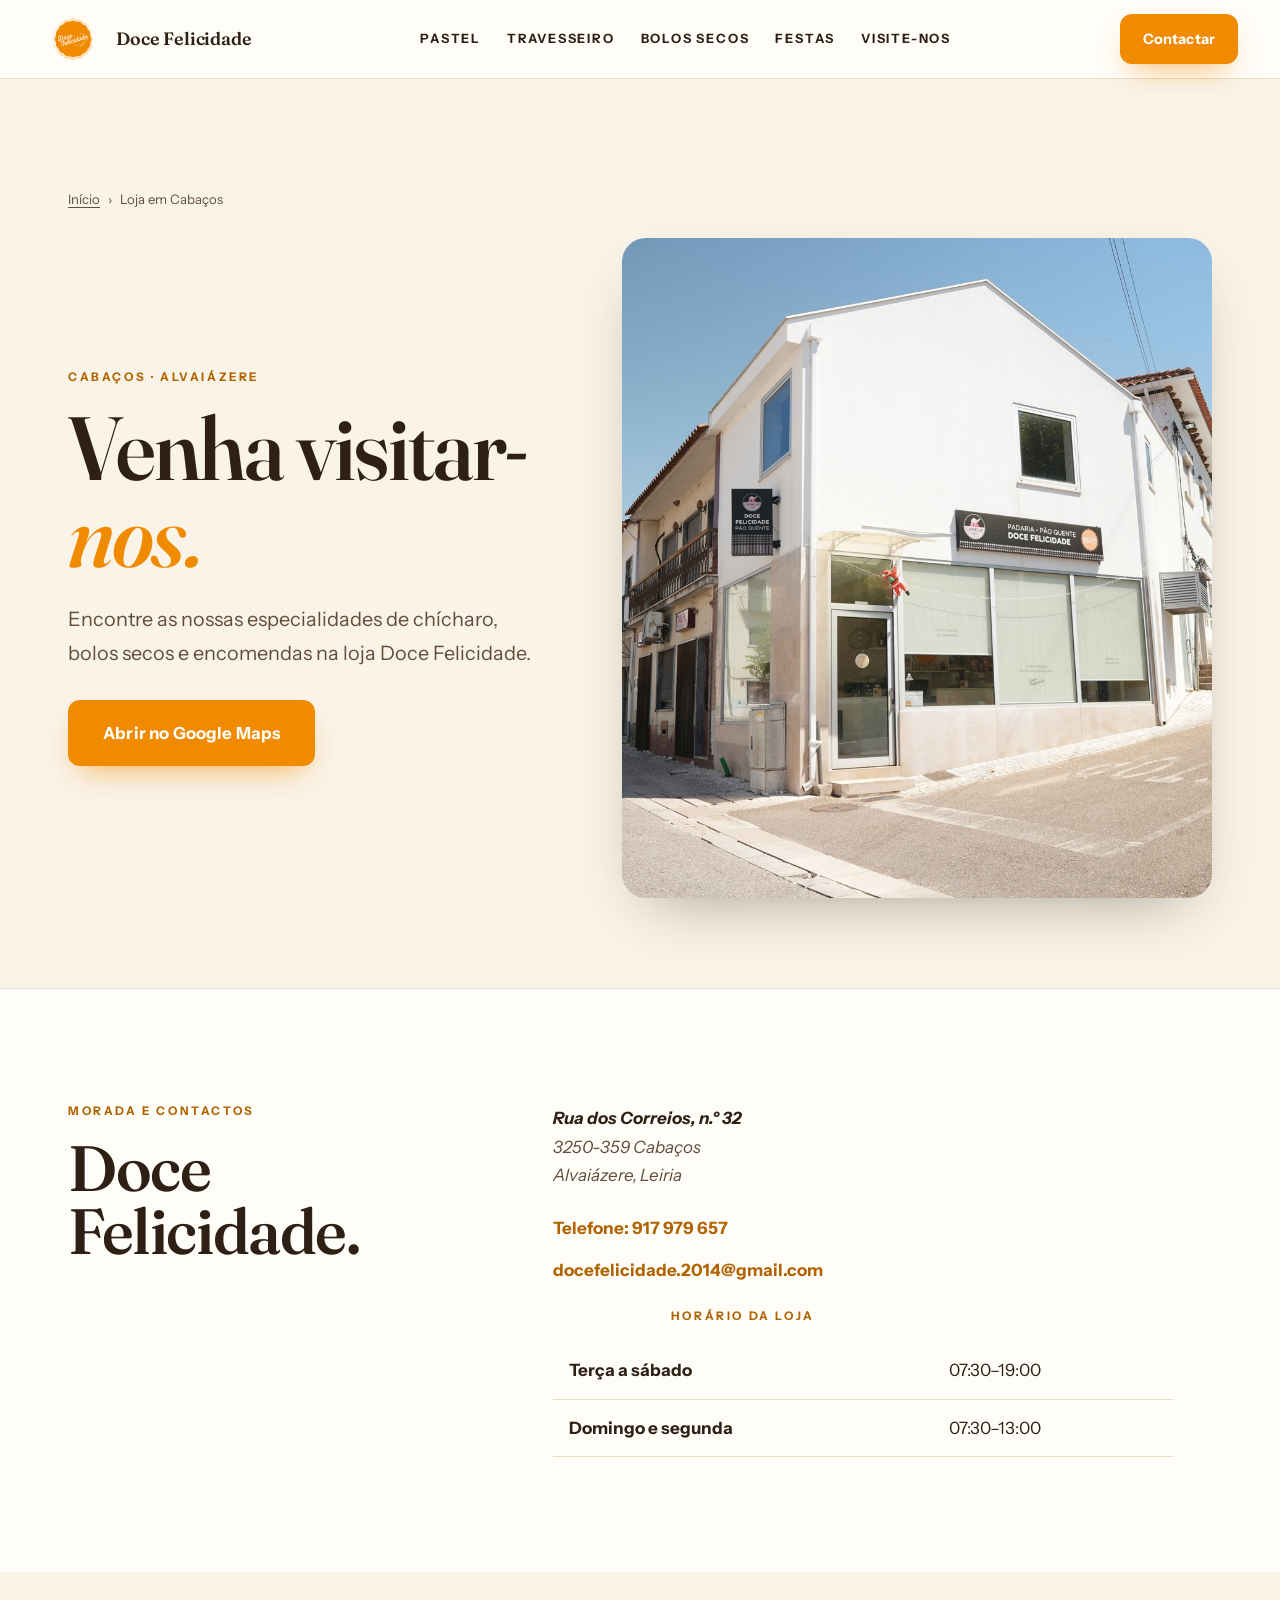
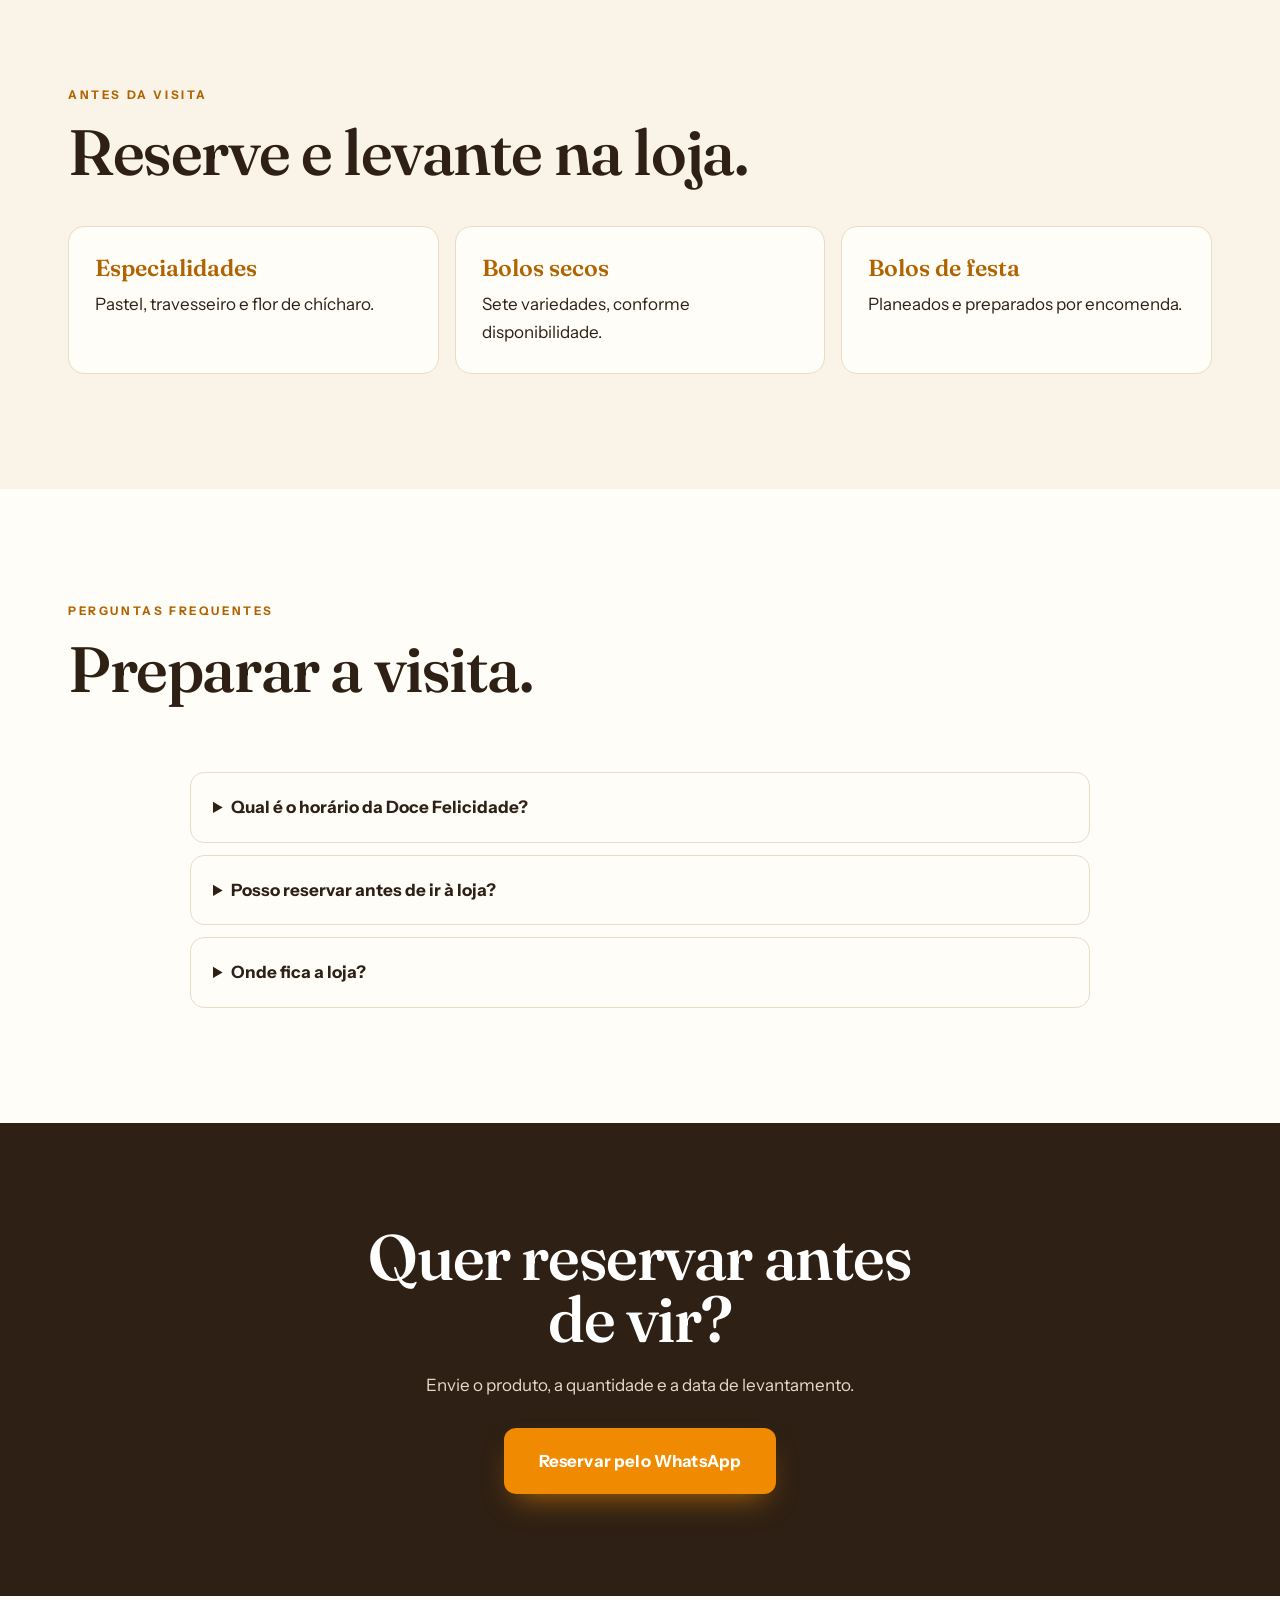
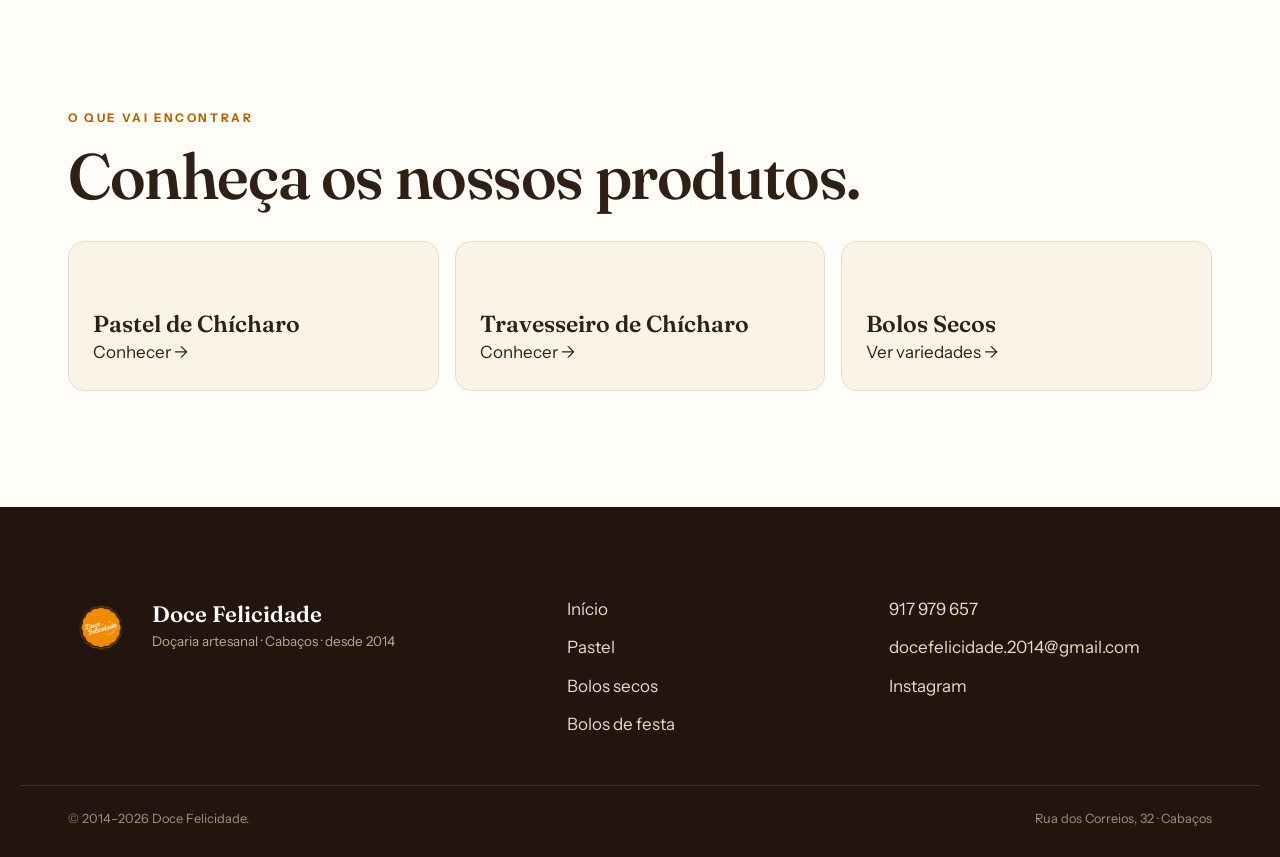
<file: lojas/index.html>
<!DOCTYPE html><html lang="pt-PT"><head><meta charset="UTF-8" /><meta name="viewport" content="width=device-width, initial-scale=1.0" />
<title>Loja Doce Felicidade em Cabaços | Horário e Morada</title><meta name="description" content="Visite a Doce Felicidade na Rua dos Correios, 32, em Cabaços, Alvaiázere. Consulte o horário, telefone e direções no Google Maps." /><meta name="robots" content="index, follow, max-image-preview:large" /><link rel="canonical" href="https://docefelicidade.pt/lojas/" />
<meta property="og:type" content="place" /><meta property="og:locale" content="pt_PT" /><meta property="og:title" content="Loja Doce Felicidade em Cabaços" /><meta property="og:description" content="Morada, horário e contactos da Doce Felicidade em Cabaços, Alvaiázere." /><meta property="og:url" content="https://docefelicidade.pt/lojas/" /><meta property="og:image" content="https://docefelicidade.pt/imagens/exterior-loja.jpg" /><meta property="og:image:width" content="1600" /><meta property="og:image:height" content="1069" /><meta name="twitter:card" content="summary_large_image" />
<link rel="icon" type="image/png" href="../imagens/favicon.png" /><link rel="preconnect" href="https://fonts.googleapis.com" /><link rel="preconnect" href="https://fonts.gstatic.com" crossorigin /><link href="https://fonts.googleapis.com/css2?family=Fraunces:ital,opsz,wght@0,9..144,400..700;1,9..144,400..700&family=Instrument+Sans:ital,wght@0,400..700;1,400..700&display=swap" rel="stylesheet" /><link rel="stylesheet" href="../styles.css" /><link rel="stylesheet" href="../seo-pages.css" />
<script type="application/ld+json">{"@context":"https://schema.org","@graph":[{"@type":"BreadcrumbList","itemListElement":[{"@type":"ListItem","position":1,"name":"Início","item":"https://docefelicidade.pt/"},{"@type":"ListItem","position":2,"name":"Loja","item":"https://docefelicidade.pt/lojas/"}]},{"@type":"Bakery","@id":"https://docefelicidade.pt/#loja","name":"Doce Felicidade","url":"https://docefelicidade.pt/lojas/","image":"https://docefelicidade.pt/imagens/exterior-loja.jpg","telephone":"+351917979657","email":"docefelicidade.2014@gmail.com","priceRange":"€","address":{"@type":"PostalAddress","streetAddress":"Rua dos Correios, n.º 32","addressLocality":"Cabaços","postalCode":"3250-359","addressRegion":"Leiria","addressCountry":"PT"},"hasMap":"https://www.google.com/maps/search/?api=1&query=Rua%20dos%20Correios%2032%2C%203250-359%20Caba%C3%A7os%2C%20Alvai%C3%A1zere","openingHoursSpecification":[{"@type":"OpeningHoursSpecification","dayOfWeek":["Tuesday","Wednesday","Thursday","Friday","Saturday"],"opens":"07:30","closes":"19:00"},{"@type":"OpeningHoursSpecification","dayOfWeek":["Sunday","Monday"],"opens":"07:30","closes":"13:00"}],"sameAs":["https://www.facebook.com/profile.php?id=100057396890422","https://www.instagram.com/doce.felicidade.2014/"]}]}</script></head>
<body><nav class="nav nav--solid"><a class="nav-logo" href="../"><img src="../imagens/logo.png" alt="Doce Felicidade" width="44" height="44" /><b>Doce Felicidade</b></a><div class="nav-links"><a href="../pastel-de-chicharo/">Pastel</a><a href="../travesseiro-de-chicharo/">Travesseiro</a><a href="../bolos-secos/">Bolos secos</a><a href="../bolos-de-festa/">Festas</a><a href="../lojas/">Visite-nos</a></div><div class="nav-cta"><a class="btn btn--primary" href="https://wa.me/351917979657?text=Ol%C3%A1!%20Queria%20saber%20mais%20sobre%20a%20loja." target="_blank" rel="noopener">Contactar</a></div><button class="nav-burger" aria-label="Abrir menu"><span></span><span></span><span></span></button></nav>
<main class="seo-main"><section class="seo-hero"><div class="wrap"><nav class="breadcrumbs" aria-label="Navegação estrutural"><a href="../">Início</a><span>›</span><span>Loja em Cabaços</span></nav><div class="seo-hero__grid"><div><span class="eyebrow">Cabaços · Alvaiázere</span><h1>Venha visitar-<em>nos.</em></h1><p class="lead">Encontre as nossas especialidades de chícharo, bolos secos e encomendas na loja Doce Felicidade.</p><a class="btn btn--primary btn--lg" href="https://www.google.com/maps/search/?api=1&query=Rua%20dos%20Correios%2032%2C%203250-359%20Caba%C3%A7os%2C%20Alvai%C3%A1zere" target="_blank" rel="noopener">Abrir no Google Maps</a></div><div class="seo-hero__image"><img src="../imagens/exterior-loja.jpg" alt="Exterior da loja Doce Felicidade em Cabaços" width="1600" height="1069" fetchpriority="high" /></div></div></div></section>
<section class="seo-section"><div class="wrap seo-copy-grid"><div><span class="eyebrow">Morada e contactos</span><h2>Doce Felicidade.</h2></div><div><div class="seo-prose"><address><strong>Rua dos Correios, n.º 32</strong><br />3250-359 Cabaços<br />Alvaiázere, Leiria</address></div><div class="contact-stack"><a href="tel:+351917979657">Telefone: 917 979 657</a><a href="mailto:docefelicidade.2014@gmail.com">docefelicidade.2014@gmail.com</a></div><table class="hours-table"><caption class="eyebrow">Horário da loja</caption><tbody><tr><th scope="row">Terça a sábado</th><td><time datetime="07:30">07:30</time>–<time datetime="19:00">19:00</time></td></tr><tr><th scope="row">Domingo e segunda</th><td><time datetime="07:30">07:30</time>–<time datetime="13:00">13:00</time></td></tr></tbody></table></div></div></section>
<section class="seo-section seo-section--cream"><div class="wrap"><span class="eyebrow">Antes da visita</span><h2>Reserve e levante na loja.</h2><div class="seo-facts"><div class="seo-fact"><strong>Especialidades</strong><span>Pastel, travesseiro e flor de chícharo.</span></div><div class="seo-fact"><strong>Bolos secos</strong><span>Sete variedades, conforme disponibilidade.</span></div><div class="seo-fact"><strong>Bolos de festa</strong><span>Planeados e preparados por encomenda.</span></div></div></div></section>
<section class="seo-section"><div class="wrap"><header class="section-intro section-intro--compact"><span class="eyebrow">Perguntas frequentes</span><h2>Preparar a visita.</h2></header><div class="faq-list"><details><summary>Qual é o horário da Doce Felicidade?</summary><p>De terça a sábado, das 07:30 às 19:00. Ao domingo e à segunda, das 07:30 às 13:00.</p></details><details><summary>Posso reservar antes de ir à loja?</summary><p>Sim. Envie a sua encomenda pelo WhatsApp e combine connosco o levantamento.</p></details><details><summary>Onde fica a loja?</summary><p>Na Rua dos Correios, n.º 32, 3250-359 Cabaços, no concelho de Alvaiázere.</p></details></div></div></section>
<section class="seo-cta"><div class="wrap"><h2>Quer reservar antes de vir?</h2><p>Envie o produto, a quantidade e a data de levantamento.</p><a class="btn btn--primary btn--lg" href="https://wa.me/351917979657?text=Ol%C3%A1!%20Queria%20fazer%20uma%20reserva%20para%20levantar%20na%20loja.%0AProduto%3A%20%0AQuantidade%3A%20%0AData%3A%20" target="_blank" rel="noopener">Reservar pelo WhatsApp</a></div></section>
<section class="seo-section"><div class="wrap"><span class="eyebrow">O que vai encontrar</span><h2>Conheça os nossos produtos.</h2><div class="related-links"><a href="../pastel-de-chicharo/"><strong>Pastel de Chícharo</strong><span>Conhecer →</span></a><a href="../travesseiro-de-chicharo/"><strong>Travesseiro de Chícharo</strong><span>Conhecer →</span></a><a href="../bolos-secos/"><strong>Bolos Secos</strong><span>Ver variedades →</span></a></div></div></section></main>
<footer class="site-footer"><div class="wrap site-footer__grid"><div class="site-footer__brand"><img src="../imagens/logo.png" alt="Doce Felicidade" width="640" height="453" /><div><strong>Doce Felicidade</strong><span>Doçaria artesanal · Cabaços · desde 2014</span></div></div><nav class="site-footer__links" aria-label="Rodapé"><a href="../">Início</a><a href="../pastel-de-chicharo/">Pastel</a><a href="../bolos-secos/">Bolos secos</a><a href="../bolos-de-festa/">Bolos de festa</a></nav><div class="site-footer__contact"><a href="tel:+351917979657">917 979 657</a><a href="mailto:docefelicidade.2014@gmail.com">docefelicidade.2014@gmail.com</a><a href="https://www.instagram.com/doce.felicidade.2014/" target="_blank" rel="noopener">Instagram</a></div></div><div class="wrap site-footer__bottom"><span>© 2014–<span id="year">2026</span> Doce Felicidade.</span><span>Rua dos Correios, 32 · Cabaços</span></div></footer><script src="../seo-pages.js"></script></body></html>
</file>
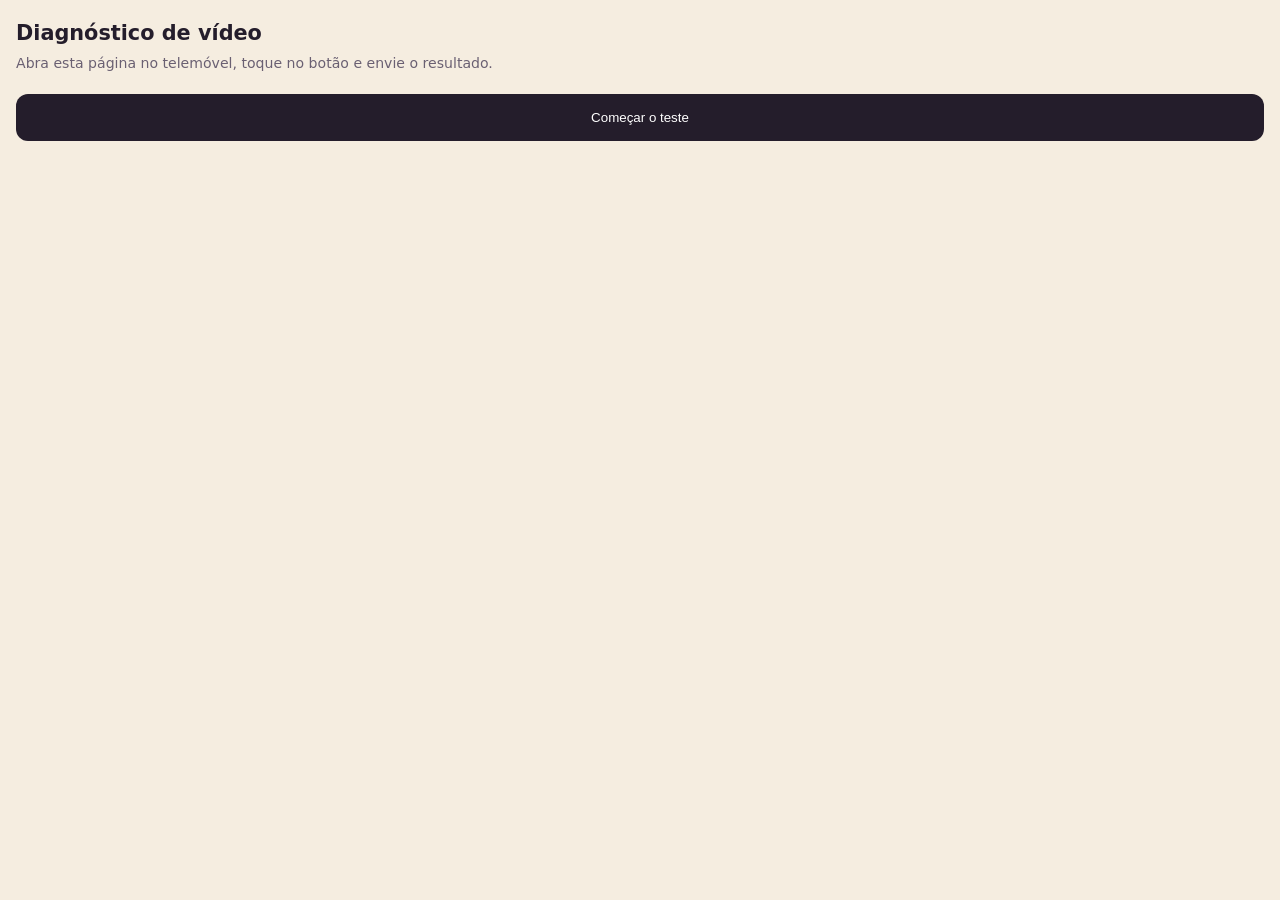
<file: diagnostico.html>
<!DOCTYPE html>
<html lang="pt">
<head>
<meta charset="utf-8" />
<meta name="viewport" content="width=device-width, initial-scale=1" />
<meta name="robots" content="noindex, nofollow" />
<title>Diagnóstico de vídeo — Doce Felicidade</title>
<style>
  :root { color-scheme: light; }
  body { margin:0; padding:18px 16px 60px; background:#F5EDE0; color:#241d2b;
         font:16px/1.5 -apple-system,BlinkMacSystemFont,"Segoe UI",Roboto,system-ui,sans-serif; }
  h1 { font-size:1.3rem; margin:0 0 4px; }
  .sub { color:#6a6072; font-size:.88rem; margin:0 0 20px; }
  button { font:600 1rem/1 inherit; padding:16px 22px; width:100%; border:0; border-radius:12px;
           background:#241d2b; color:#fff; cursor:pointer; margin-bottom:18px; }
  .row { background:#fff; border-radius:12px; padding:12px 14px; margin-bottom:9px;
         box-shadow:0 2px 8px rgba(52,31,13,.07); }
  .row b { display:block; font-size:.82rem; letter-spacing:.04em; text-transform:uppercase;
           color:#8a6d3b; margin-bottom:3px; }
  .row span { font-size:.95rem; word-break:break-word; }
  .ok    { border-left:5px solid #2e7d32; }
  .bad   { border-left:5px solid #c62828; }
  .warn  { border-left:5px solid #ef6c00; }
  .info  { border-left:5px solid #9e9e9e; }
  #copy { background:#8a6d3b; margin-top:22px; }
  video, canvas { display:none; }
</style>
</head>
<body>

<h1>Diagnóstico de vídeo</h1>
<p class="sub">Abra esta página no telemóvel, toque no botão e envie o resultado.</p>

<button id="go">Começar o teste</button>
<div id="out"></div>
<button id="copy" hidden>Copiar resultado</button>

<script>
(function () {
  var out = document.getElementById('out');
  var lines = [];

  function add(label, value, cls) {
    var d = document.createElement('div');
    d.className = 'row ' + (cls || 'info');
    d.innerHTML = '<b></b><span></span>';
    d.querySelector('b').textContent = label;
    d.querySelector('span').textContent = value;
    out.appendChild(d);
    lines.push(label + ': ' + value);
  }

  // Does the element hold a real, decoded frame? drawImage + pixel spread is the
  // only check that does not depend on the compositor actually showing it.
  function paintedFrame(v) {
    try {
      var c = document.createElement('canvas');
      c.width = 32; c.height = 18;
      var x = c.getContext('2d');
      x.drawImage(v, 0, 0, 32, 18);
      var d = x.getImageData(0, 0, 32, 18).data;
      var min = 255, max = 0;
      for (var i = 0; i < d.length; i += 4) {
        var lum = (d[i] * 3 + d[i + 1] * 6 + d[i + 2]) / 10;
        if (lum < min) min = lum;
        if (lum > max) max = lum;
      }
      return { painted: (max - min) > 12, spread: Math.round(max - min) };
    } catch (e) {
      return { painted: false, spread: -1, err: e.name + ': ' + e.message };
    }
  }

  function makeVideo(src) {
    var v = document.createElement('video');
    v.muted = true; v.defaultMuted = true; v.playsInline = true; v.preload = 'auto';
    v.setAttribute('muted', ''); v.setAttribute('playsinline', ''); v.setAttribute('webkit-playsinline', '');
    v.src = src;
    document.body.appendChild(v);
    return v;
  }

  function once(v, ev, ms) {
    return new Promise(function (res) {
      var done = false;
      var t = setTimeout(function () { if (!done) { done = true; res(false); } }, ms);
      v.addEventListener(ev, function () {
        if (!done) { done = true; clearTimeout(t); res(true); }
      }, { once: true });
    });
  }

  function seekTo(v, t, ms) {
    var p = once(v, 'seeked', ms);
    try { v.currentTime = t; } catch (e) {}
    return p;
  }

  var CLIP = 'assets/scroll-world/video/terra-m.mp4';

  document.getElementById('go').addEventListener('click', function () {
    this.disabled = true;
    this.textContent = 'A testar…';
    run(this);
  });

  async function run(btn) {
    // ---- environment ----
    add('Navegador (user agent)', navigator.userAgent);
    add('Ecrã', screen.width + '×' + screen.height + ' css, janela ' + innerWidth + '×' + innerHeight +
                ', dpr ' + (devicePixelRatio || 1));
    add('Ponteiro grosseiro', matchMedia('(hover: none) and (pointer: coarse)').matches ? 'sim' : 'não');
    add('Movimento reduzido', matchMedia('(prefers-reduced-motion: reduce)').matches
        ? 'SIM — ativo nas Definições' : 'não',
        matchMedia('(prefers-reduced-motion: reduce)').matches ? 'bad' : 'ok');
    var c = navigator.connection;
    add('Poupança de dados', c ? (c.saveData ? 'SIM' : 'não') + ' (' + (c.effectiveType || '?') + ')'
                              : 'não exposto por este browser');

    // ---- 1. can the file be fetched with a byte range? ----
    try {
      var r = await fetch(CLIP, { headers: { Range: 'bytes=0-1023' } });
      add('1. Pedido por intervalo (Range)',
          'HTTP ' + r.status + (r.status === 206 ? ' — suportado' : ' — NÃO devolveu 206'),
          r.status === 206 ? 'ok' : 'bad');
    } catch (e) {
      add('1. Pedido por intervalo (Range)', 'falhou: ' + e.message, 'bad');
    }

    // ---- 2. metadata ----
    var v1 = makeVideo(CLIP);
    var meta = await once(v1, 'loadedmetadata', 12000);
    add('2. Metadados do vídeo',
        meta ? 'ok — ' + v1.videoWidth + '×' + v1.videoHeight + ', ' + v1.duration.toFixed(2) + 's'
             : 'TEMPO ESGOTADO (12s) — o vídeo não abriu',
        meta ? 'ok' : 'bad');
    if (!meta) { finish(btn); return; }

    // ---- 3. seek WITHOUT play: does it paint? (the whole scroll effect depends on this) ----
    var sk = await seekTo(v1, v1.duration * 0.4, 8000);
    var p1 = paintedFrame(v1);
    add('3. Procurar sem reproduzir',
        (sk ? 'evento seeked ok' : 'SEM evento seeked (8s)') + ' · ' +
        (p1.painted ? 'imagem presente' : 'IMAGEM VAZIA') + ' (variação ' + p1.spread + ')' +
        (p1.err ? ' · ' + p1.err : ''),
        (sk && p1.painted) ? 'ok' : 'bad');

    // ---- 4. play() after a real user gesture (this handler is inside the tap) ----
    var playErr = '';
    var played = false;
    try {
      await v1.play();
      played = true;
    } catch (e) { playErr = e.name + ': ' + e.message; }
    try { v1.pause(); } catch (e) {}
    add('4. play() com toque do utilizador',
        played ? 'permitido' : 'RECUSADO — ' + playErr,
        played ? 'ok' : 'bad');

    // ---- 5. paint after having played ----
    await seekTo(v1, v1.duration * 0.7, 8000);
    var p2 = paintedFrame(v1);
    add('5. Procurar depois de reproduzir',
        p2.painted ? 'imagem presente (variação ' + p2.spread + ')'
                   : 'IMAGEM VAZIA (variação ' + p2.spread + ')',
        p2.painted ? 'ok' : 'bad');

    // ---- 6. went fullscreen? (playsinline ignored = kills the effect) ----
    add('6. Ficou em ecrã inteiro',
        (v1.webkitDisplayingFullscreen === true) ? 'SIM — playsinline ignorado' : 'não',
        (v1.webkitDisplayingFullscreen === true) ? 'bad' : 'ok');

    // ---- 7. how many videos can decode at the same time? ----
    var extra = [], painted = 0;
    for (var i = 0; i < 3; i++) extra.push(makeVideo(CLIP + '?n=' + i));
    await Promise.all(extra.map(function (v) { return once(v, 'loadedmetadata', 12000); }));
    for (var j = 0; j < extra.length; j++) {
      try { await extra[j].play(); extra[j].pause(); } catch (e) {}
      await seekTo(extra[j], extra[j].duration * (0.3 + j * 0.2), 8000);
    }
    await new Promise(function (r) { setTimeout(r, 700); });
    var detail = [];
    for (var k = 0; k < extra.length; k++) {
      var p = paintedFrame(extra[k]);
      if (p.painted) painted++;
      detail.push('#' + (k + 1) + (p.painted ? '✓' : '✗'));
    }
    add('7. Vídeos em simultâneo (4 no total)',
        (1 + painted) + ' de 4 com imagem · ' + detail.join(' '),
        (1 + painted) >= 3 ? 'ok' : ((1 + painted) >= 2 ? 'warn' : 'bad'));

    [v1].concat(extra).forEach(function (v) {
      try { v.pause(); v.removeAttribute('src'); v.load(); v.remove(); } catch (e) {}
    });

    finish(btn);
  }

  function finish(btn) {
    btn.textContent = 'Teste concluído';
    var cp = document.getElementById('copy');
    cp.hidden = false;
    cp.addEventListener('click', function () {
      var txt = lines.join('\n');
      if (navigator.clipboard && navigator.clipboard.writeText) {
        navigator.clipboard.writeText(txt).then(function () { cp.textContent = 'Copiado ✓'; },
                                                function () { fallback(txt, cp); });
      } else fallback(txt, cp);
    });
  }

  function fallback(txt, cp) {
    var ta = document.createElement('textarea');
    ta.value = txt;
    ta.style.cssText = 'width:100%;height:220px;margin-top:10px;font-size:12px';
    cp.parentNode.insertBefore(ta, cp.nextSibling);
    ta.select();
    cp.textContent = 'Selecione o texto abaixo e copie';
  }
})();
</script>
</body>
</html>
</file>
<file: styles.css>
/* ===========================================================
   Doce Felicidade — REDESIGN "Jornal da Padaria"
   Editorial · rústico-premium · LARANJA #F08A01 + BRANCO
   =========================================================== */
:root {
  --orange:      #f08a01;   /* sampled from logo.png */
  --orange-600:  #d97c00;
  --orange-700:  #b06300;
  --orange-tint: #fdf1df;
  --paper:       #fffdf8;   /* base */
  --cream:       #faf3e7;
  --cream-2:     #f3e8d5;
  --line:        #e8dcc6;
  --ink:         #2e2014;   /* deep warm brown */
  --ink-soft:    #624d3b;
  --maxw:        1240px;
  --serif: "Fraunces", "Georgia", serif;
  --sans:  "Instrument Sans", system-ui, -apple-system, sans-serif;
  --sh:    0 24px 60px -28px rgba(46, 32, 20, .45);
  --sh-sm: 0 10px 30px -16px rgba(46, 32, 20, .35);
}

* { margin: 0; padding: 0; box-sizing: border-box; }
html { -webkit-text-size-adjust: 100%; scrollbar-width: thin; scrollbar-color: var(--orange) var(--cream); }
body {
  background: var(--paper);
  color: var(--ink);
  font-family: var(--sans);
  font-size: 17px;
  line-height: 1.68;
  overflow-x: hidden;
  -webkit-font-smoothing: antialiased;
}
img { display: block; max-width: 100%; }
a { color: inherit; text-decoration: none; }
::selection { background: var(--orange); color: #fff; }

h1, h2, h3 { font-family: var(--serif); font-weight: 560; line-height: .98; letter-spacing: -0.022em; }
em.o { font-style: italic; color: var(--orange); }

.wrap { max-width: var(--maxw); margin: 0 auto; padding: 0 clamp(20px, 4vw, 48px); }
.sec { padding: clamp(72px, 10vw, 150px) 0; }
.sec--cream { background: var(--cream); }
.sec--rule { border-top: 1px solid var(--line); }

/* numbered editorial section head */
.sec-head { display: flex; align-items: baseline; gap: 18px; margin-bottom: clamp(36px, 5vw, 64px); }
.sec-head .no { font-family: var(--serif); font-style: italic; font-size: 1.05rem; color: var(--orange); flex: none; }
.sec-head .rule { flex: 1; height: 1px; background: var(--line); align-self: center; }
.sec-head .lbl { font-size: .78rem; font-weight: 700; letter-spacing: .26em; text-transform: uppercase; color: var(--ink-soft); flex: none; }
.sec-title { font-size: clamp(2.6rem, 6.4vw, 5rem); margin-bottom: clamp(20px, 3vw, 34px); }
.sec-title.center { text-align: center; }
.lead { color: var(--ink-soft); font-size: 1.12rem; max-width: 58ch; }

/* ---------- Buttons ---------- */
.btn {
  display: inline-flex; align-items: center; gap: 10px;
  font-weight: 700; font-size: .98rem; letter-spacing: .01em;
  padding: 16px 28px; border-radius: 12px; cursor: pointer;
  border: 1.5px solid transparent; transition: transform .25s ease, box-shadow .25s ease, background .25s, color .25s, border-color .25s;
  white-space: nowrap;
}
.btn svg { width: 19px; height: 19px; flex: none; }
.btn--primary { background: var(--orange); color: #fff; box-shadow: 0 14px 30px -12px rgba(240,138,1,.65); }
.btn--primary:hover { background: var(--orange-600); transform: translateY(-2px); }
.btn--ink { background: var(--ink); color: #fff; }
.btn--ink:hover { background: #000; transform: translateY(-2px); }
.btn--ghost { background: transparent; color: var(--ink); border-color: var(--ink); }
.btn--ghost:hover { background: var(--ink); color: var(--paper); transform: translateY(-2px); }
.btn--white { background: #fff; color: var(--orange-700); }
.btn--white:hover { transform: translateY(-2px); box-shadow: 0 14px 30px -14px rgba(0,0,0,.4); }
.btn--lg { padding: 18px 34px; font-size: 1.05rem; }

/* ---------- Nav ---------- */
.nav {
  position: fixed; top: 0; left: 0; right: 0; z-index: 60;
  display: flex; align-items: center; justify-content: space-between;
  padding: 14px clamp(18px, 3.4vw, 42px);
  transition: background .35s ease, box-shadow .35s ease;
}
.nav--solid { background: var(--paper); backdrop-filter: none; box-shadow: 0 1px 0 var(--line); }
.nav-logo { display: flex; align-items: center; gap: 12px; }
.nav-logo img { height: 44px; width: auto; }
.nav-logo b { font-family: var(--serif); font-weight: 600; font-size: 1.12rem; letter-spacing: -.01em; }
.nav:not(.nav--solid) .nav-logo b,
.nav:not(.nav--solid) .nav-links a { color: #fff; text-shadow: 0 1px 14px rgba(0,0,0,.4); }
.nav-links { display: flex; align-items: center; gap: 26px; }
.nav-links a { font-size: .8rem; font-weight: 700; letter-spacing: .14em; text-transform: uppercase; opacity: 1; transition: color .2s; }
.nav-links a:hover { color: var(--orange); opacity: 1; }
.nav-cta { display: flex; align-items: center; gap: 14px; }
.nav-cta .btn { padding: 12px 22px; font-size: .9rem; }
.nav-burger { display: none; background: none; border: 0; cursor: pointer; flex-direction: column; gap: 5px; padding: 8px; z-index: 71; }
.nav-burger span { width: 26px; height: 2px; background: currentColor; color: var(--ink); border-radius: 2px; transition: .3s; }
.nav:not(.nav--solid) .nav-burger span { color: #fff; }

/* ---------- Cinematic scrub ---------- */
.cine { position: relative; background: var(--ink); }
.cine--hero { height: 460vh; }
.cine--push { height: 360vh; }
.cine .sticky { position: sticky; top: 0; height: 100vh; width: 100%; overflow: hidden; background: var(--ink); }
.cine canvas { position: absolute; inset: 0; width: 100%; height: 100%; }
.cine .scrim {
  position: absolute; inset: 0; pointer-events: none;
  background:
    linear-gradient(180deg, rgba(20,12,5,.5) 0%, transparent 30%),
    linear-gradient(0deg, rgba(20,12,5,.72) 0%, transparent 46%);
}

/* hero copy — editorial, bottom-left */
.hero-copy {
  position: absolute; left: clamp(20px, 5vw, 64px); right: clamp(20px, 5vw, 64px);
  bottom: clamp(84px, 11vh, 120px); z-index: 10;
  display: grid; gap: 20px; justify-items: start; max-width: 880px;
  will-change: opacity, transform;
}
.hero-logo { height: clamp(70px, 9vw, 104px); width: auto; filter: drop-shadow(0 8px 22px rgba(0,0,0,.35)); }
.hero-kicker { color: #fff; font-size: .8rem; font-weight: 700; letter-spacing: .3em; text-transform: uppercase; opacity: .92; text-shadow: 0 1px 12px rgba(0,0,0,.5); }
.hero-title {
  color: #fff; font-size: clamp(3rem, 9.6vw, 7.4rem); font-weight: 560;
  text-shadow: 0 8px 46px rgba(0,0,0,.55);
}
.hero-title em { font-style: italic; color: var(--orange); }
.hero-tag { color: rgba(255,255,255,.94); font-size: clamp(1.02rem, 2.2vw, 1.3rem); max-width: 42ch; text-shadow: 0 2px 18px rgba(0,0,0,.6); }
.hero-ctas { display: flex; gap: 14px; flex-wrap: wrap; margin-top: 6px; }

/* scrubbed lines (push section) */
.cine-overlay { position: absolute; inset: 0; z-index: 10; }
.reveal-line {
  position: absolute; left: 50%; top: 50%; transform: translate(-50%,-50%);
  width: max-content; max-width: 88vw; opacity: 0; color: #fff; text-align: center;
  font-family: var(--serif); font-weight: 560; font-size: clamp(2rem, 5.8vw, 4.4rem);
  letter-spacing: -.02em; text-shadow: 0 6px 40px rgba(0,0,0,.65); will-change: opacity, transform;
}
.reveal-line em { font-style: italic; color: var(--orange); }
.reveal-line small { display: block; font-family: var(--sans); font-weight: 600; font-size: .34em; letter-spacing: .24em; text-transform: uppercase; opacity: .9; margin-top: 16px; }

.scroll-hint {
  position: absolute; bottom: 26px; left: 50%; transform: translateX(-50%); z-index: 12;
  font-size: .7rem; font-weight: 700; letter-spacing: .34em; text-transform: uppercase;
  color: rgba(255,255,255,.85); transition: opacity .4s; animation: bob 1.9s ease-in-out infinite;
}
@keyframes bob { 0%,100%{ transform: translateX(-50%) translateY(0);} 50%{ transform: translateX(-50%) translateY(7px);} }
.cine .progress { position: absolute; left: 0; right: 0; bottom: 0; height: 3px; background: rgba(255,255,255,.18); z-index: 12; }
.cine .progress-fill { height: 100%; width: 0; background: var(--orange); box-shadow: 0 0 16px rgba(240,138,1,.9); }

/* ---------- Scroll World — da terra ao sabor ---------- */
#scroll-world,
#scroll-world.sw-root {
  --sw-bg: var(--paper);
  --sw-ink: var(--ink);
  --sw-ink-soft: var(--ink-soft);
  --sw-accent: var(--orange);
  --sw-font-display: var(--serif);
  --sw-font-body: var(--sans);
  position: relative;
  isolation: isolate;
  background: var(--paper);
}
#scroll-world .sw-sky { background: var(--paper); }
#scroll-world .sw-copylayer::before {
  width: min(46vw, 650px);
  background: linear-gradient(90deg,
    rgba(255,253,248,.96) 0%,
    rgba(255,253,248,.84) 24%,
    rgba(255,253,248,.38) 48%,
    transparent 78%);
}
#scroll-world .sw-copy { width: min(40vw, 490px); }
#scroll-world .sw-copy__num { color: var(--orange-700); }
#scroll-world .sw-copy__eyebrow {
  font-family: var(--sans);
  color: var(--orange-700);
}
#scroll-world .sw-copy__title {
  font-family: var(--serif);
  font-weight: 560;
  letter-spacing: -.022em;
}
#scroll-world .sw-copy__body { color: var(--ink-soft); }
#scroll-world .sw-copy__tags li {
  color: var(--orange-700);
  background: rgba(240,138,1,.1);
  border-color: rgba(217,124,0,.24);
}
#scroll-world .sw-btn {
  border-radius: 12px;
  font-family: var(--sans);
  font-weight: 700;
}
#scroll-world .sw-btn--primary {
  background: var(--orange);
  box-shadow: 0 14px 30px -12px rgba(240,138,1,.58);
}
#scroll-world .sw-btn--ghost { border-color: rgba(46,32,20,.45); }
#scroll-world .sw-route__dot i,
#scroll-world .sw-route::before,
#scroll-world .sw-scrollbar span { background: var(--orange); }
#scroll-world .sw-route__label { display: none; }
#scroll-world .sw-hint { color: var(--ink-soft); }

/* The final source frame contains two generated fragments floating in empty
   space. Feather a small paper-coloured patch over that unused corner. */
#scroll-world .sw-scene--dive.sw-scene--section-3::after {
  content: "";
  position: absolute;
  z-index: 2;
  top: 0;
  right: 0;
  width: 36%;
  height: 29%;
  pointer-events: none;
  background: linear-gradient(90deg, rgba(255,253,248,0), rgba(255,253,248,.98) 18%, #fffdf8 42%);
  -webkit-mask-image: linear-gradient(to bottom, #000 0 68%, transparent 100%);
  mask-image: linear-gradient(to bottom, #000 0 68%, transparent 100%);
}
.sw-seo-fallback {
  max-width: var(--maxw);
  margin: 0 auto;
  padding: 120px clamp(20px,4vw,48px) 80px;
}
.sw-seo-fallback h1,
.sw-seo-fallback h2 { margin: 28px 0 12px; }
.sw-seo-fallback p { max-width: 64ch; color: var(--ink-soft); }

/* ---------- Scroll reveal ---------- */
.reveal,
.reveal.in { opacity: 1; transform: none; }
.reveal.d1,
.reveal.d2,
.reveal.d3 { transition-delay: 0s; }

/* ---------- Editorial split ---------- */
.ed-split { display: grid; grid-template-columns: 1.02fr .98fr; gap: clamp(32px, 6vw, 84px); align-items: center; }
.ed-media { position: relative; }
.ed-media img, .ed-media .imgph { width: 100%; border-radius: 14px; box-shadow: var(--sh); }
.ed-media::before {
  content: ""; position: absolute; inset: -16px auto auto -16px; width: 46%; height: 46%;
  border-top: 2px solid var(--orange); border-left: 2px solid var(--orange); border-radius: 14px 0 0 0; pointer-events: none;
}
.ed-copy p + p { margin-top: 16px; }
/* ---------- Estrelas — menu cards ---------- */
.menu-cards { display: grid; grid-template-columns: repeat(3, 1fr); gap: clamp(20px, 3vw, 36px); }
.mcard { position: relative; }
.mcard .ph { border-radius: 14px; overflow: hidden; box-shadow: var(--sh-sm); }
.mcard .ph img { width: 100%; aspect-ratio: 16/10; object-fit: cover; transition: transform .7s cubic-bezier(.2,.7,.2,1); }
.mcard:hover .ph img { transform: scale(1.05); }
.mcard .row { display: flex; align-items: baseline; gap: 12px; margin-top: 18px; border-bottom: 1px solid var(--line); padding-bottom: 12px; }
.mcard .row h3 { font-size: clamp(1.5rem, 2.4vw, 1.9rem); }
.mcard .row .idx { font-family: var(--serif); font-style: italic; color: var(--orange); font-size: 1rem; }
.mcard .row .dots { flex: 1; border-bottom: 2px dotted var(--line); transform: translateY(-6px); }
.mcard .row .tag { font-size: .68rem; font-weight: 700; letter-spacing: .2em; text-transform: uppercase; color: var(--orange-700); }
.mcard p { margin-top: 12px; color: var(--ink-soft); font-size: .98rem; }
.origin-note {
  display: grid;
  grid-template-columns: minmax(150px,.55fr) minmax(0,1.7fr) auto;
  gap: clamp(18px,3vw,38px);
  align-items: center;
  margin-top: clamp(38px,5vw,60px);
  padding: clamp(22px,3vw,32px);
  border-top: 1px solid var(--line);
  border-bottom: 1px solid var(--line);
}
.origin-note__label {
  color: var(--orange-700);
  font-size: .72rem;
  font-weight: 800;
  letter-spacing: .18em;
  text-transform: uppercase;
}
.origin-note h3 { font-family: var(--serif); font-size: clamp(1.35rem,2.4vw,1.8rem); margin-bottom: 6px; }
.origin-note p { color: var(--ink-soft); max-width: 68ch; }

/* ---------- Bolos secos ---------- */
.stamps { display: flex; flex-wrap: wrap; gap: 12px; margin: 0 0 44px; }
.stamp {
  border: 1.5px dashed var(--orange); color: var(--ink); background: var(--paper);
  font-weight: 700; font-size: .9rem; padding: 11px 20px; border-radius: 8px;
}
.flavour-grid { display: grid; grid-template-columns: repeat(2, minmax(0, 1fr)); gap: 12px; }
.flavour {
  display: grid;
  gap: 3px;
  padding: 15px 16px;
  border: 1px solid var(--line);
  border-left: 3px solid var(--orange);
  border-radius: 10px;
  background: var(--paper);
}
.flavour strong { font-family: var(--serif); font-size: 1.08rem; }
.flavour span { color: var(--ink-soft); font-size: .88rem; line-height: 1.45; }
.duo { display: grid; grid-template-columns: 1fr 1fr; gap: clamp(16px, 2.4vw, 28px); }
.duo .tile { aspect-ratio: auto; }
.tile { position: relative; border-radius: 14px; overflow: hidden; box-shadow: var(--sh-sm); cursor: pointer; background: var(--cream-2); }
.tile img { width: 100%; height: 100%; object-fit: cover; transition: transform .7s cubic-bezier(.2,.7,.2,1), filter .4s; }
.tile:hover img { transform: scale(1.05); }
.tile .cap {
  position: absolute; left: 12px; bottom: 12px; z-index: 2;
  background: rgba(255,253,248,.92); color: var(--ink); font-size: .72rem; font-weight: 700;
  letter-spacing: .14em; text-transform: uppercase; padding: 7px 12px; border-radius: 8px;
  opacity: 1; transform: none; transition: background .2s;
}
.tile:hover .cap { background: var(--paper); }

/* ---------- Banda laranja (aniversário) ---------- */
.band { background: var(--orange); color: #fff; padding: clamp(64px, 8vw, 110px) 0; }
.band .sec-head .rule { background: rgba(255,255,255,.4); }
.band .sec-head .no, .band .sec-head .lbl { color: #fff; }
.band .sec-title { color: #fff; }
.band .sec-title em { color: var(--ink); font-style: italic; }
.band .lead { color: rgba(255,255,255,.92); }
.band-inner { display: grid; grid-template-columns: 1.1fr .9fr; gap: clamp(28px, 5vw, 64px); align-items: center; }
.band .grid-3 { margin-top: 0; }

/* ---------- Grids ---------- */
.grid-3 { display: grid; grid-template-columns: repeat(3, 1fr); gap: clamp(14px, 2vw, 22px); }
.grid-3 .tile { aspect-ratio: 1/1; }
.grid-3--tall .tile { aspect-ratio: 3/4.4; } /* bolos de aniversário — fotos verticais */
.masonry { columns: 3; column-gap: 18px; }
.masonry .tile { display: inline-block; width: 100%; margin: 0 0 18px; break-inside: avoid; }

/* ---------- Testemunhos ---------- */
.quotes { display: grid; grid-template-columns: 1fr 1fr; gap: clamp(18px, 2.6vw, 30px); }
.quote { position: relative; background: var(--paper); border: 1px solid var(--line); border-radius: 14px; padding: 40px 36px 30px; }
.quote::before { content: "“"; position: absolute; top: -6px; left: 24px; font-family: var(--serif); font-size: 5.4rem; line-height: 1; color: var(--orange); }
.quote p { font-family: var(--serif); font-style: italic; font-size: 1.16rem; line-height: 1.5; padding-top: 18px; }
.quote .who { margin-top: 20px; font-weight: 700; font-size: .95rem; display: flex; align-items: center; gap: 10px; }
.quote .who::before { content: ""; width: 26px; height: 2px; background: var(--orange); }
.quote .who span { font-weight: 500; color: var(--ink-soft); }

/* ---------- Placeholder de imagem (drop-in) ---------- */
.imgph { position: relative; background: repeating-linear-gradient(45deg, var(--cream-2) 0 14px, #eee0c8 14px 28px); display: grid; place-items: center; overflow: hidden; border-radius: 14px; }
.imgph > img { width: 100%; height: 100%; object-fit: cover; }
.imgph__fb { display: none; text-align: center; padding: 26px; color: var(--ink-soft); }
.imgph.is-missing > img { display: none; }
.imgph.is-missing .imgph__fb { display: grid; gap: 10px; justify-items: center; }
.imgph__name { font-weight: 800; color: var(--orange-700); font-size: 1rem; background: var(--paper); padding: 7px 16px; border-radius: 8px; border: 1.5px dashed var(--orange); }
.imgph__fb small { font-size: .82rem; max-width: 30ch; }
.tile.imgph { aspect-ratio: 1/1; }

/* ---------- About ---------- */
.about-media .imgph, .about-media img { aspect-ratio: 4/5; object-fit: cover; width: 100%; border-radius: 14px; box-shadow: var(--sh); }

/* ---------- Visite-nos ---------- */
.visit { display: grid; grid-template-columns: .92fr 1.08fr; gap: clamp(24px, 4vw, 52px); align-items: stretch; }
.visit .info { display: flex; flex-direction: column; gap: 22px; }
.visit .addr { font-family: var(--serif); font-size: clamp(1.35rem, 2.4vw, 1.7rem); line-height: 1.35; }
.visit .addr b { color: var(--orange-700); }
.visit .exterior img, .visit .exterior .imgph { width: 100%; aspect-ratio: 16/10; object-fit: cover; border-radius: 14px; box-shadow: var(--sh-sm); }
.visit .btn-row { display: flex; flex-wrap: wrap; gap: 14px; }
.visit .map-wrap { border-radius: 14px; overflow: hidden; box-shadow: var(--sh); min-height: 380px; }
.visit iframe { width: 100%; height: 100%; min-height: 380px; border: 0; display: block; }

/* ===========================================================
   POST-SCROLL REBUILD
   A clear, readable shopfront after the cinematic experience.
   =========================================================== */
#scroll-world,
#scroll-world.sw-root { isolation: auto; }

.after-world {
  position: relative;
  z-index: 1;
  background: var(--paper);
}
.after-world section[id],
.after-world article[id] { scroll-margin-top: 88px; }
.after-world em { color: var(--orange-700); font-style: italic; }
.after-world p { color: var(--ink-soft); }

.eyebrow {
  display: block;
  margin-bottom: 18px;
  color: var(--orange-700);
  font-size: .74rem;
  font-weight: 800;
  letter-spacing: .22em;
  line-height: 1.3;
  text-transform: uppercase;
}
.section-intro {
  display: grid;
  gap: 0;
  max-width: 850px;
  margin-bottom: clamp(40px, 6vw, 72px);
}
.section-intro--compact { max-width: 740px; }
.section-intro h2,
.ingredient-story h2,
.dry-cakes h2,
.celebration h2,
.about h2,
.store-card h2 {
  font-size: clamp(2.55rem, 5.8vw, 5.25rem);
  line-height: .98;
}
.section-intro p {
  max-width: 64ch;
  margin-top: 24px;
  font-size: clamp(1rem, 1.5vw, 1.18rem);
}
.text-link,
.phone-link {
  display: inline-flex;
  width: fit-content;
  color: var(--orange-700);
  font-weight: 750;
  border-bottom: 1px solid currentColor;
}
.text-link:hover,
.phone-link:hover { color: var(--orange); }

/* Signature products */
.specialties { padding: clamp(82px, 10vw, 148px) 0 clamp(72px, 9vw, 132px); }
.signature-grid {
  display: grid;
  grid-template-columns: repeat(3, minmax(0, 1fr));
  gap: clamp(16px, 2.4vw, 30px);
}
.signature-card {
  min-width: 0;
  overflow: hidden;
  background: #fff;
  border: 1px solid var(--line);
  border-radius: 20px;
  box-shadow: 0 20px 50px -38px rgba(46,32,20,.55);
}
.signature-card > img {
  width: 100%;
  height: auto;
  aspect-ratio: 4 / 3;
  object-fit: cover;
  background: var(--cream-2);
}
.signature-card__body {
  display: flex;
  min-height: 330px;
  flex-direction: column;
  align-items: flex-start;
  padding: clamp(24px, 2.8vw, 36px);
}
.product-number {
  margin-bottom: 20px;
  color: var(--orange-700);
  font: 700 .76rem/1 var(--sans);
  letter-spacing: .22em;
}
.signature-card h3 {
  margin-bottom: 18px;
  font-size: clamp(1.7rem, 2.8vw, 2.45rem);
  line-height: 1.04;
}
.signature-card p { font-size: .98rem; }
.availability {
  margin-top: auto;
  padding-top: 24px;
  color: var(--orange-700);
  font-size: .78rem;
  font-weight: 800;
  letter-spacing: .08em;
  text-transform: uppercase;
}
.order-bar {
  display: flex;
  align-items: center;
  justify-content: space-between;
  gap: 28px;
  margin: clamp(24px, 3vw, 38px) 0 clamp(68px, 9vw, 126px);
  padding: clamp(24px, 3.2vw, 38px);
  background: var(--ink);
  border-radius: 20px;
}
.order-bar p { color: #f3e7d7; font-size: 1.02rem; }
.order-bar strong { color: #fff; }

.ingredient-story {
  display: grid;
  grid-template-columns: 1.05fr .95fr;
  align-items: stretch;
  overflow: hidden;
  background: var(--cream);
  border: 1px solid var(--line);
  border-radius: 24px;
}
.ingredient-story__image img {
  width: 100%;
  height: 100%;
  min-height: 530px;
  object-fit: cover;
}
.ingredient-story__copy {
  display: flex;
  flex-direction: column;
  justify-content: center;
  align-items: flex-start;
  padding: clamp(34px, 6vw, 82px);
}
.ingredient-story__copy p { margin: 26px 0; font-size: 1.05rem; }

/* Dry cakes: the varieties are always readable */
.dry-cakes {
  padding: clamp(80px, 10vw, 144px) 0;
  color: #fff;
  background: var(--ink);
}
.dry-cakes__layout {
  display: grid;
  grid-template-columns: .9fr 1.1fr;
  gap: clamp(38px, 7vw, 92px);
  align-items: center;
}
.dry-cakes__media { position: relative; }
.dry-cakes__media img {
  width: 100%;
  aspect-ratio: 4 / 5;
  object-fit: cover;
  border-radius: 22px;
}
.product-gallery {
  display: grid;
  gap: 10px;
  overflow: hidden;
  border-radius: 22px;
}
.product-gallery button {
  position: relative;
  min-width: 0;
  min-height: 0;
  overflow: hidden;
  padding: 0;
  color: #fff;
  background: var(--cream-2);
  border: 0;
  cursor: zoom-in;
}
.product-gallery button::after {
  content: "";
  position: absolute;
  inset: 45% 0 0;
  background: linear-gradient(transparent, rgba(28,17,8,.78));
  pointer-events: none;
}
.product-gallery button img,
.dry-cakes__media .product-gallery button img,
.celebration__media .product-gallery button img {
  width: 100%;
  height: 100%;
  aspect-ratio: auto;
  object-fit: cover;
  border-radius: 0;
  box-shadow: none;
  transition: transform .55s ease;
}
.product-gallery button:hover img { transform: scale(1.035); }
.product-gallery button:focus-visible { outline: 3px solid #fff; outline-offset: -5px; }
.product-gallery button span {
  position: absolute;
  z-index: 2;
  right: 14px;
  bottom: 12px;
  left: 14px;
  color: #fff;
  font-size: .74rem;
  font-weight: 800;
  letter-spacing: .08em;
  text-align: left;
  text-transform: uppercase;
}
.product-gallery--dry {
  grid-template-columns: repeat(2, minmax(0, 1fr));
  grid-template-rows: 1.2fr .8fr;
  aspect-ratio: 4 / 5;
}
.product-gallery--dry .product-gallery__main { grid-column: 1 / -1; }
.product-gallery--cakes {
  grid-template-columns: 1.45fr .75fr;
  grid-template-rows: repeat(2, minmax(0, 1fr));
  aspect-ratio: 4 / 5;
}
.product-gallery--cakes .product-gallery__main { grid-row: 1 / -1; }
.photo-label {
  position: absolute;
  right: 18px;
  bottom: 18px;
  left: 18px;
  padding: 13px 16px;
  color: var(--ink);
  background: rgba(255,253,248,.95);
  border-radius: 10px;
  font-size: .76rem;
  font-weight: 800;
  letter-spacing: .08em;
  text-align: center;
  text-transform: uppercase;
}
.dry-cakes__media .photo-label {
  position: static;
  display: block;
  margin-top: 12px;
  color: #e7d5c2;
  background: transparent;
  border: 1px solid rgba(255,255,255,.15);
}
.dry-cakes .eyebrow { color: #ffb143; }
.dry-cakes h2 { color: #fff; }
.dry-cakes h2 em { color: #ffb143; }
.dry-cakes__copy > p { margin: 26px 0 30px; color: #ddcdbd; }
.flavour-list {
  display: grid;
  grid-template-columns: repeat(2, minmax(0, 1fr));
  gap: 10px;
  list-style: none;
}
.flavour-list li {
  display: grid;
  gap: 2px;
  min-height: 92px;
  align-content: center;
  padding: 16px 18px;
  border: 1px solid rgba(255,255,255,.16);
  border-left: 3px solid var(--orange);
  border-radius: 11px;
  background: rgba(255,255,255,.045);
}
.flavour-list strong { font-family: var(--serif); font-size: 1.1rem; }
.flavour-list span { color: #cdb8a3; font-size: .84rem; }

/* Celebration */
.celebration { padding: clamp(80px, 10vw, 142px) 0; background: var(--orange); }
.celebration__layout {
  display: grid;
  grid-template-columns: .9fr 1.1fr;
  gap: clamp(38px, 7vw, 88px);
  align-items: center;
}
.celebration .eyebrow { color: #5b3200; }
.celebration h2 { color: #fff; }
.celebration h2 em { color: var(--ink); }
.celebration__copy > p { margin: 26px 0; color: #fff8ed; font-size: 1.05rem; }
.service-points { display: grid; gap: 0; margin: 6px 0 32px; list-style: none; }
.service-points li {
  display: grid;
  grid-template-columns: 100px 1fr;
  gap: 18px;
  padding: 14px 0;
  border-top: 1px solid rgba(46,32,20,.24);
}
.service-points li:last-child { border-bottom: 1px solid rgba(46,32,20,.24); }
.service-points strong { color: var(--ink); }
.service-points span { color: #fff8ed; }
.btn--light { background: #fff; color: var(--ink); }
.btn--light:hover { transform: translateY(-2px); box-shadow: 0 16px 34px -18px rgba(46,32,20,.7); }
.celebration__media > img {
  width: 100%;
  aspect-ratio: 4 / 5;
  object-fit: cover;
  border-radius: 22px;
  box-shadow: 0 28px 60px -28px rgba(46,32,20,.7);
}
.celebration__media p {
  margin-top: 14px;
  color: #593100;
  font-size: .86rem;
  font-weight: 700;
}

/* Trade */
.trade { padding: clamp(82px, 10vw, 146px) 0; background: var(--cream); }
.trade-grid {
  display: grid;
  grid-template-columns: repeat(3, minmax(0, 1fr));
  gap: 18px;
}
.trade-grid article {
  min-height: 250px;
  padding: clamp(26px, 3.2vw, 40px);
  background: var(--paper);
  border: 1px solid var(--line);
  border-radius: 18px;
}
.trade-grid article > span { color: var(--orange-700); font-size: .76rem; font-weight: 800; letter-spacing: .18em; }
.trade-grid h3 { margin: 30px 0 14px; font-size: clamp(1.45rem, 2.3vw, 2rem); }
.trade-cta { display: flex; align-items: center; gap: 26px; margin-top: 34px; }

/* Facts */
.proof-band { padding: clamp(52px, 6vw, 78px) 0; color: #fff; background: var(--ink); }
.proof-band__grid { display: grid; grid-template-columns: repeat(3, 1fr); }
.proof-band__grid > * {
  display: grid;
  gap: 12px;
  padding: 16px clamp(22px, 4vw, 50px);
  border-left: 1px solid rgba(255,255,255,.15);
}
.proof-band__grid > *:first-child { padding-left: 0; border-left: 0; }
.proof-band strong { color: var(--orange); font: 600 clamp(2.8rem, 5vw, 4.9rem)/1 var(--serif); }
.proof-band span { max-width: 23ch; color: #d6c4b1; font-size: .92rem; }

/* Gallery, captions never hidden */
.gallery { padding: clamp(82px, 10vw, 144px) 0; }
.gallery-grid {
  display: grid;
  grid-template-columns: repeat(12, 1fr);
  gap: clamp(12px, 2vw, 22px);
}
.gallery-item {
  grid-column: span 4;
  overflow: hidden;
  background: #fff;
  border: 1px solid var(--line);
  border-radius: 18px;
  cursor: pointer;
}
.gallery-item--wide { grid-column: span 6; }
.gallery-item img {
  width: 100%;
  aspect-ratio: 4 / 3;
  object-fit: cover;
  transition: transform .6s ease;
}
.gallery-item:hover img { transform: scale(1.025); }
.gallery-item figcaption {
  padding: 16px 18px;
  color: var(--ink);
  background: #fff;
  font-weight: 750;
}

/* About */
.about { padding: clamp(82px, 10vw, 144px) 0; background: var(--cream); }
.about__layout {
  display: grid;
  grid-template-columns: 1.05fr .95fr;
  gap: clamp(38px, 7vw, 90px);
  align-items: center;
}
.about__media img {
  width: 100%;
  aspect-ratio: 5 / 4;
  object-fit: cover;
  border-radius: 22px;
}
.about__copy p { margin-top: 24px; font-size: 1.03rem; }

/* Ordering */
.ordering { padding: clamp(82px, 10vw, 142px) 0; }
.order-steps {
  display: grid;
  grid-template-columns: repeat(3, 1fr);
  gap: 16px;
  list-style: none;
}
.order-steps li {
  min-height: 230px;
  padding: clamp(24px, 3vw, 38px);
  background: var(--cream);
  border: 1px solid var(--line);
  border-radius: 18px;
}
.order-steps li > span { display: block; margin-bottom: 38px; color: var(--orange-700); font-weight: 800; letter-spacing: .18em; }
.order-steps h3 { margin-bottom: 12px; font-size: 1.6rem; }
.order-steps p { font-size: .94rem; }
.ordering__cta { display: flex; justify-content: center; margin-top: 38px; }

/* Store: real photo and factual address */
.store { position: relative; padding-bottom: clamp(70px, 8vw, 110px); background: var(--cream); }
.store__photo img {
  width: 100%;
  height: clamp(480px, 62vw, 760px);
  object-fit: cover;
  object-position: center center;
}
.store__card-wrap { position: relative; margin-top: clamp(-170px, -13vw, -110px); }
.store-card {
  display: grid;
  max-width: 570px;
  gap: 18px;
  padding: clamp(30px, 5vw, 64px);
  color: var(--ink);
  background: var(--paper);
  border: 1px solid var(--line);
  border-radius: 22px;
  box-shadow: var(--sh);
  font-style: normal;
}
.store-card .eyebrow { margin-bottom: 0; }
.store-card h2 { margin: 2px 0 12px; }
.store-card__name { color: var(--orange-700) !important; font-weight: 800; text-transform: uppercase; letter-spacing: .12em; }
.store-card p { font-size: 1.03rem; }
.store-card__actions { display: flex; flex-wrap: wrap; align-items: center; gap: 22px; margin-top: 8px; }
.store-hours { display: grid; grid-template-columns: repeat(2, minmax(0, 1fr)); gap: 12px; }
.store-hours p { padding: 14px 16px; background: var(--cream); border: 1px solid var(--line); border-radius: 12px; font-size: .92rem; }
.text-link--light { display: block; margin-top: 20px; color: #fff; }

/* Footer */
.site-footer { padding: clamp(56px, 7vw, 88px) 0 28px; color: #e9dac9; background: #21150d; }
.site-footer__grid {
  display: grid;
  grid-template-columns: 1.35fr .8fr 1fr;
  gap: clamp(32px, 5vw, 74px);
  align-items: start;
}
.site-footer__brand { display: flex; gap: 18px; align-items: center; }
.site-footer__brand img { width: 66px; height: 66px; object-fit: contain; }
.site-footer__brand div { display: grid; gap: 3px; }
.site-footer__brand strong { color: #fff; font: 600 1.4rem/1.1 var(--serif); }
.site-footer__brand span { color: #bda993; font-size: .84rem; }
.site-footer__links,
.site-footer__contact { display: grid; gap: 10px; }
.site-footer a { color: #e9dac9; }
.site-footer a:hover { color: var(--orange); }
.site-footer__bottom {
  display: flex;
  justify-content: space-between;
  gap: 18px;
  margin-top: 46px;
  padding-top: 22px;
  color: #a58f7a;
  border-top: 1px solid rgba(255,255,255,.12);
  font-size: .8rem;
}

@media (max-width: 980px) {
  .signature-grid { grid-template-columns: 1fr; }
  .signature-card { display: grid; grid-template-columns: .9fr 1.1fr; }
  .signature-card > img { height: 100%; aspect-ratio: auto; }
  .signature-card__body { min-height: 280px; }
  .ingredient-story,
  .dry-cakes__layout,
  .celebration__layout,
  .about__layout { grid-template-columns: 1fr; }
  .ingredient-story__image img { min-height: 400px; max-height: 560px; }
  .dry-cakes__media { max-width: 650px; }
  .dry-cakes__media img,
  .celebration__media img { aspect-ratio: 16 / 10; }
  .trade-grid,
  .order-steps { grid-template-columns: 1fr; }
  .trade-grid article,
  .order-steps li { min-height: 0; }
  .order-steps li { display: grid; grid-template-columns: 68px 1fr; }
  .order-steps li > span { margin-bottom: 0; }
  .site-footer__grid { grid-template-columns: 1fr 1fr; }
  .site-footer__brand { grid-column: 1 / -1; }
}

@media (max-width: 700px) {
  .store-hours { grid-template-columns: 1fr; }
  .section-intro h2,
  .ingredient-story h2,
  .dry-cakes h2,
  .celebration h2,
  .about h2,
  .store-card h2 { font-size: clamp(2.35rem, 12vw, 3.5rem); }
  .signature-card { display: block; }
  .signature-card > img {
    height: auto;
    aspect-ratio: 16 / 9;
    object-fit: cover;
  }
  .signature-card__body { min-height: 0; }
  .availability { margin-top: 24px; }
  .order-bar { align-items: stretch; flex-direction: column; }
  .order-bar .btn { justify-content: center; white-space: normal; text-align: center; }
  .ingredient-story__image img {
    height: auto;
    min-height: 0;
    max-height: none;
    aspect-ratio: 16 / 9;
    object-fit: cover;
  }
  .flavour-list { grid-template-columns: 1fr; }
  .service-points li { grid-template-columns: 84px 1fr; }
  .trade-cta { align-items: flex-start; flex-direction: column; }
  .proof-band__grid { grid-template-columns: 1fr; }
  .proof-band__grid > * { padding: 24px 0; border-top: 1px solid rgba(255,255,255,.15); border-left: 0; }
  .proof-band__grid > *:first-child { border-top: 0; }
  .product-gallery--dry,
  .product-gallery--cakes {
    display: flex;
    gap: 12px;
    aspect-ratio: auto;
    overflow-x: auto;
    overflow-y: hidden;
    padding: 0 0 10px;
    border-radius: 0;
    scroll-snap-type: x mandatory;
    scrollbar-width: thin;
    scrollbar-color: rgba(255,255,255,.65) transparent;
  }
  .product-gallery--dry button,
  .product-gallery--cakes button,
  .product-gallery--dry .product-gallery__main,
  .product-gallery--cakes .product-gallery__main {
    flex: 0 0 88%;
    grid-column: auto;
    grid-row: auto;
    aspect-ratio: 16 / 10;
    scroll-snap-align: center;
  }
  .product-gallery button img,
  .dry-cakes__media .product-gallery button img,
  .celebration__media .product-gallery button img {
    object-fit: contain;
  }
  .product-gallery--dry button { background: #37271a; }
  .product-gallery--dry .product-gallery__main { order: 3; }
  .product-gallery--cakes button { background: #d97700; }
  .gallery-grid {
    display: flex;
    gap: 14px;
    overflow-x: auto;
    overflow-y: hidden;
    padding-bottom: 12px;
    scroll-snap-type: x mandatory;
    scrollbar-width: thin;
    scrollbar-color: var(--orange) var(--cream);
  }
  .gallery-item,
  .gallery-item--wide {
    flex: 0 0 86%;
    grid-column: auto;
    scroll-snap-align: center;
  }
  .gallery-item img {
    height: auto;
    aspect-ratio: 16 / 10;
    object-fit: contain;
    background: var(--cream-2);
  }
  .about__media img { aspect-ratio: 16 / 9; }
  .order-steps li { grid-template-columns: 54px 1fr; padding: 24px 20px; }
  .store__photo img { height: 430px; }
  .store__card-wrap { margin-top: -54px; }
  .store-card { border-radius: 18px; }
  .store-card__actions { align-items: stretch; flex-direction: column; }
  .store-card__actions .btn { justify-content: center; white-space: normal; }
  .site-footer__grid { grid-template-columns: 1fr; }
  .site-footer__brand { grid-column: auto; }
  .site-footer__bottom { flex-direction: column; }
}

/* ---------- Floating WhatsApp ---------- */
.wa-float {
  position: fixed; right: 20px; bottom: 22px; z-index: 70;
  width: 60px; height: 60px; border-radius: 50%;
  background: var(--orange); color: #fff; display: grid; place-items: center;
  box-shadow: 0 14px 34px -8px rgba(240,138,1,.75); transition: transform .25s, box-shadow .25s;
}
.wa-float:hover { transform: scale(1.08); }
.wa-float svg { width: 31px; height: 31px; }

/* ---------- Lightbox ---------- */
.lightbox { position: fixed; inset: 0; z-index: 90; background: rgba(24,15,7,.94); display: none; place-items: center; }
.lightbox.open { display: grid; }
.lb-stage { position: relative; width: 100%; height: 100%; display: grid; place-items: center; padding: 5vh 6vw; }
.lb-img { max-width: 90vw; max-height: 84vh; border-radius: 12px; box-shadow: 0 30px 90px rgba(0,0,0,.65); }
.lb-cap { position: absolute; bottom: 3vh; left: 0; right: 0; text-align: center; color: rgba(255,255,255,.85); font-size: .85rem; letter-spacing: .12em; text-transform: uppercase; }
.lb-close, .lb-prev, .lb-next { position: absolute; background: rgba(255,255,255,.12); color: #fff; border: 0; cursor: pointer; border-radius: 50%; width: 50px; height: 50px; font-size: 1.4rem; display: grid; place-items: center; transition: background .2s; }
.lb-close:hover, .lb-prev:hover, .lb-next:hover { background: var(--orange); }
.lb-close { top: 4vh; right: 4vw; }
.lb-prev { left: 3vw; top: 50%; transform: translateY(-50%); }
.lb-next { right: 3vw; top: 50%; transform: translateY(-50%); }

/* ---------- Footer ---------- */
.footer { background: var(--ink); color: #ecdcc8; padding: clamp(60px, 8vw, 100px) 0 34px; }
.footer .mega {
  font-family: var(--serif); font-size: clamp(2.6rem, 8vw, 6rem); color: #fff;
  letter-spacing: -.02em; line-height: 1; margin-bottom: clamp(36px, 5vw, 60px);
}
.footer .mega em { font-style: italic; color: var(--orange); }
.footer-grid { display: grid; grid-template-columns: 1.3fr 1fr 1fr; gap: 36px; border-top: 1px solid rgba(255,255,255,.14); padding-top: 40px; }
.footer h4 { font-size: .74rem; font-weight: 700; letter-spacing: .26em; text-transform: uppercase; color: var(--orange); margin-bottom: 14px; font-family: var(--sans); }
.footer p { color: #d4bfa6; font-size: .95rem; max-width: 34ch; }
.footer ul { list-style: none; display: grid; gap: 9px; }
.footer a { color: #f4e8da; opacity: 1; } .footer a:hover { color: var(--orange); }
.footer .copy { display: flex; justify-content: space-between; flex-wrap: wrap; gap: 10px; border-top: 1px solid rgba(255,255,255,.14); margin-top: 44px; padding-top: 22px; font-size: .82rem; color: #b99f83; }

/* ---------- Responsive ---------- */
@media (max-width: 1020px) {
  .menu-cards { grid-template-columns: 1fr 1fr; }
  .band-inner { grid-template-columns: 1fr; }
  .visit { grid-template-columns: 1fr; }
  .footer-grid { grid-template-columns: 1fr 1fr; }
}
@media (max-width: 760px) {
  body { font-size: 16px; }
  .nav-links { position: fixed; inset: 0 0 0 auto; width: min(80vw, 330px); background: var(--paper);
    flex-direction: column; align-items: flex-start; justify-content: center; gap: 26px; padding: 44px;
    transform: translateX(100%); transition: transform .35s ease; box-shadow: var(--sh); z-index: 70; }
  body.menu-open .nav-links { transform: none; }
  .nav-links a { font-size: 1rem; color: var(--ink) !important; text-shadow: none !important; }
  .nav-cta .btn { display: none; }
  .nav-burger { display: flex; }
  body.menu-open .nav-burger span { color: var(--ink); }
  body.menu-open .nav-burger span:nth-child(1){ transform: translateY(7px) rotate(45deg);}
  body.menu-open .nav-burger span:nth-child(2){ opacity:0;}
  body.menu-open .nav-burger span:nth-child(3){ transform: translateY(-7px) rotate(-45deg);}
  .ed-split { grid-template-columns: 1fr; }
  .ed-split .ed-media { order: -1; }
  .menu-cards { grid-template-columns: 1fr; }
  .origin-note { grid-template-columns: 1fr; align-items: start; }
  .flavour-grid { grid-template-columns: 1fr; }
  .duo { grid-template-columns: 1fr; }
  .grid-3 { grid-template-columns: 1fr 1fr; }
  .quotes { grid-template-columns: 1fr; }
  .masonry { columns: 2; }
  .footer-grid { grid-template-columns: 1fr; }
  .cine--hero { height: 320vh; } .cine--push { height: 280vh; }
  .hero-copy { bottom: 72px; }
  #scroll-world .sw-copylayer::before {
    width: 100%;
    height: 66%;
    background: linear-gradient(0deg,
      rgba(255,253,248,.99) 7%,
      rgba(255,253,248,.82) 42%,
      rgba(255,253,248,.28) 68%,
      transparent 100%);
  }
  #scroll-world .sw-copy {
    left: 20px;
    right: 42px;
    bottom: calc(58px + env(safe-area-inset-bottom));
    width: auto;
  }
  #scroll-world .sw-copy__body { line-height: 1.45; }
  #scroll-world .sw-copy__tags { margin-top: 16px; }
  #scroll-world .sw-copy__cta { margin-top: 20px; }
}
@media (max-width: 460px) { .masonry { columns: 1; } .grid-3 { grid-template-columns: 1fr 1fr; } }
/* ---------- Novos componentes (SPEC Fase 2) ---------- */
.tlink { color: var(--orange-700); font-weight: 600; border-bottom: 1.5px solid var(--orange); transition: color .2s; }
.tlink:hover { color: var(--orange); }

.price-note { margin-top: clamp(24px, 3vw, 36px); color: var(--ink-soft); font-size: .98rem; }

.btn-row { display: flex; flex-wrap: wrap; gap: 14px; }

/* banda de festa sem grelha de imagens */
.band-inner--solo { grid-template-columns: 1fr; max-width: 720px; }

/* B2B */
.b2b-points { display: grid; grid-template-columns: repeat(3, 1fr); gap: clamp(18px, 2.6vw, 30px); }
.b2b-point { background: var(--paper); border: 1px solid var(--line); border-radius: 14px; padding: 30px 28px; display: grid; gap: 8px; }
.b2b-point b { font-family: var(--serif); font-size: 1.25rem; }
.b2b-point b::after { content: ""; display: block; width: 26px; height: 2px; background: var(--orange); margin-top: 10px; }
.b2b-point span { color: var(--ink-soft); font-size: .95rem; }

/* prova real */
.proof-grid { display: grid; grid-template-columns: repeat(3, 1fr); gap: clamp(18px, 2.6vw, 30px); }
.proof { background: var(--paper); border: 1px solid var(--line); border-radius: 14px; padding: 36px 30px; display: grid; gap: 10px; justify-items: start; transition: transform .25s, box-shadow .25s; }
a.proof:hover { transform: translateY(-3px); box-shadow: var(--sh-sm); }
.proof-big { font-family: var(--serif); font-size: clamp(2.6rem, 5vw, 3.6rem); color: var(--orange); line-height: 1; }
.proof-lbl { font-weight: 700; line-height: 1.4; }
.proof-lbl small { display: block; font-weight: 500; color: var(--ink-soft); margin-top: 4px; }

/* como encomendar */
.steps { display: grid; grid-template-columns: repeat(3, 1fr); gap: clamp(18px, 2.6vw, 30px); }
.step { position: relative; background: var(--cream); border-radius: 14px; padding: 34px 28px 30px; display: grid; gap: 8px; }
.step-no { font-family: var(--serif); font-style: italic; font-size: 2rem; color: var(--orange); line-height: 1; }
.step b { font-family: var(--serif); font-size: 1.25rem; }
.step span:not(.step-no) { color: var(--ink-soft); font-size: .95rem; }

/* cartão-mapa (sem iframe) */
.map-card { position: relative; display: block; height: 100%; min-height: 380px; border-radius: 14px; overflow: hidden; }
.map-card img { width: 100%; height: 100%; object-fit: cover; transition: transform .7s cubic-bezier(.2,.7,.2,1); }
.map-card:hover img { transform: scale(1.04); }
.map-card .map-pin {
  position: absolute; left: 16px; right: 16px; bottom: 16px;
  background: rgba(255,253,248,.95); color: var(--ink); font-weight: 700; font-size: .92rem;
  padding: 14px 18px; border-radius: 10px; box-shadow: var(--sh-sm);
}
.footer .contacto small { color: #b99f83; }

@media (max-width: 1020px) {
  .b2b-points, .proof-grid, .steps { grid-template-columns: 1fr 1fr; }
}
@media (max-width: 760px) {
  .b2b-points, .proof-grid, .steps { grid-template-columns: 1fr; }
}

@media (prefers-reduced-motion: reduce) {
  .reveal { opacity: 1 !important; transform: none !important; }
  .scroll-hint { animation: none; }
}
</file>
<file: seo-pages.css>
.seo-main { padding-top: 73px; }
.seo-hero { padding: clamp(64px, 9vw, 118px) 0 clamp(56px, 7vw, 92px); background: var(--cream); border-bottom: 1px solid var(--line); }
.breadcrumbs { display: flex; flex-wrap: wrap; gap: 8px; margin-bottom: 28px; color: var(--ink-soft); font-size: .82rem; }
.breadcrumbs a { text-decoration: underline; text-underline-offset: 3px; }
.seo-hero__grid { display: grid; grid-template-columns: .88fr 1.12fr; gap: clamp(34px, 7vw, 92px); align-items: center; }
.seo-hero h1 { max-width: 12ch; font-size: clamp(3.2rem, 7vw, 6.4rem); }
.seo-hero h1 em { color: var(--orange); font-style: italic; }
.seo-hero .lead { margin: 24px 0 30px; font-size: clamp(1.06rem, 1.8vw, 1.24rem); }
.seo-hero__image img { width: 100%; max-height: 660px; object-fit: cover; border-radius: 24px; box-shadow: var(--sh); }
.seo-section { padding: clamp(70px, 9vw, 126px) 0; }
.seo-section--cream { background: var(--cream); }
.seo-copy-grid { display: grid; grid-template-columns: .75fr 1.25fr; gap: clamp(34px, 7vw, 92px); align-items: start; }
.seo-copy-grid h2, .seo-section h2 { font-size: clamp(2.5rem, 5vw, 4.6rem); }
.seo-prose { display: grid; gap: 18px; color: var(--ink-soft); }
.seo-prose strong { color: var(--ink); }
.seo-facts { display: grid; grid-template-columns: repeat(3, 1fr); gap: 16px; margin-top: 42px; }
.seo-fact { padding: 26px; background: var(--paper); border: 1px solid var(--line); border-radius: 16px; }
.seo-fact strong { display: block; margin-bottom: 8px; color: var(--orange-700); font: 600 1.45rem var(--serif); }
.seo-gallery { display: grid; grid-template-columns: repeat(3, 1fr); gap: 16px; margin-top: 38px; }
.seo-gallery figure { overflow: hidden; background: var(--paper); border: 1px solid var(--line); border-radius: 16px; cursor: zoom-in; }
.seo-gallery img { width: 100%; height: clamp(260px, 32vw, 490px); object-fit: cover; }
.seo-gallery figcaption { padding: 13px 16px; color: var(--ink-soft); font-size: .88rem; }
.faq-list { display: grid; gap: 12px; max-width: 900px; margin: 36px auto 0; }
.faq-list details { padding: 20px 22px; background: var(--paper); border: 1px solid var(--line); border-radius: 14px; }
.faq-list summary { color: var(--ink); font-weight: 750; cursor: pointer; }
.faq-list p { margin-top: 12px; color: var(--ink-soft); }
.seo-cta { padding: clamp(62px, 8vw, 104px) 0; color: #fff; background: var(--ink); text-align: center; }
.seo-cta h2 { max-width: 15ch; margin: 0 auto 20px; font-size: clamp(2.6rem, 5vw, 4.8rem); }
.seo-cta p { max-width: 58ch; margin: 0 auto 28px; color: #e9dac9; }
.related-links { display: grid; grid-template-columns: repeat(3, 1fr); gap: 16px; margin-top: 34px; }
.related-links a { display: grid; min-height: 150px; align-content: end; padding: 24px; background: var(--cream); border: 1px solid var(--line); border-radius: 16px; transition: transform .2s, border-color .2s; }
.related-links a:hover { transform: translateY(-3px); border-color: var(--orange); }
.related-links strong { font: 600 1.45rem var(--serif); }
.hours-table { width: 100%; max-width: 620px; border-collapse: collapse; margin-top: 24px; }
.hours-table th, .hours-table td { padding: 14px 16px; border-bottom: 1px solid var(--line); text-align: left; }
.hours-table th { color: var(--ink); }
.contact-stack { display: grid; gap: 14px; margin-top: 24px; }
.contact-stack a { color: var(--orange-700); font-weight: 750; }
@media (max-width: 900px) {
  .seo-hero__grid, .seo-copy-grid { grid-template-columns: 1fr; }
  .seo-hero h1 { max-width: 15ch; }
  .seo-facts, .related-links { grid-template-columns: 1fr; }
  .seo-gallery { grid-template-columns: 1fr 1fr; }
}
@media (max-width: 620px) {
  .seo-main { padding-top: 68px; }
  .seo-gallery { grid-template-columns: 1fr; }
  .seo-gallery img { height: 390px; }
}
</file>
